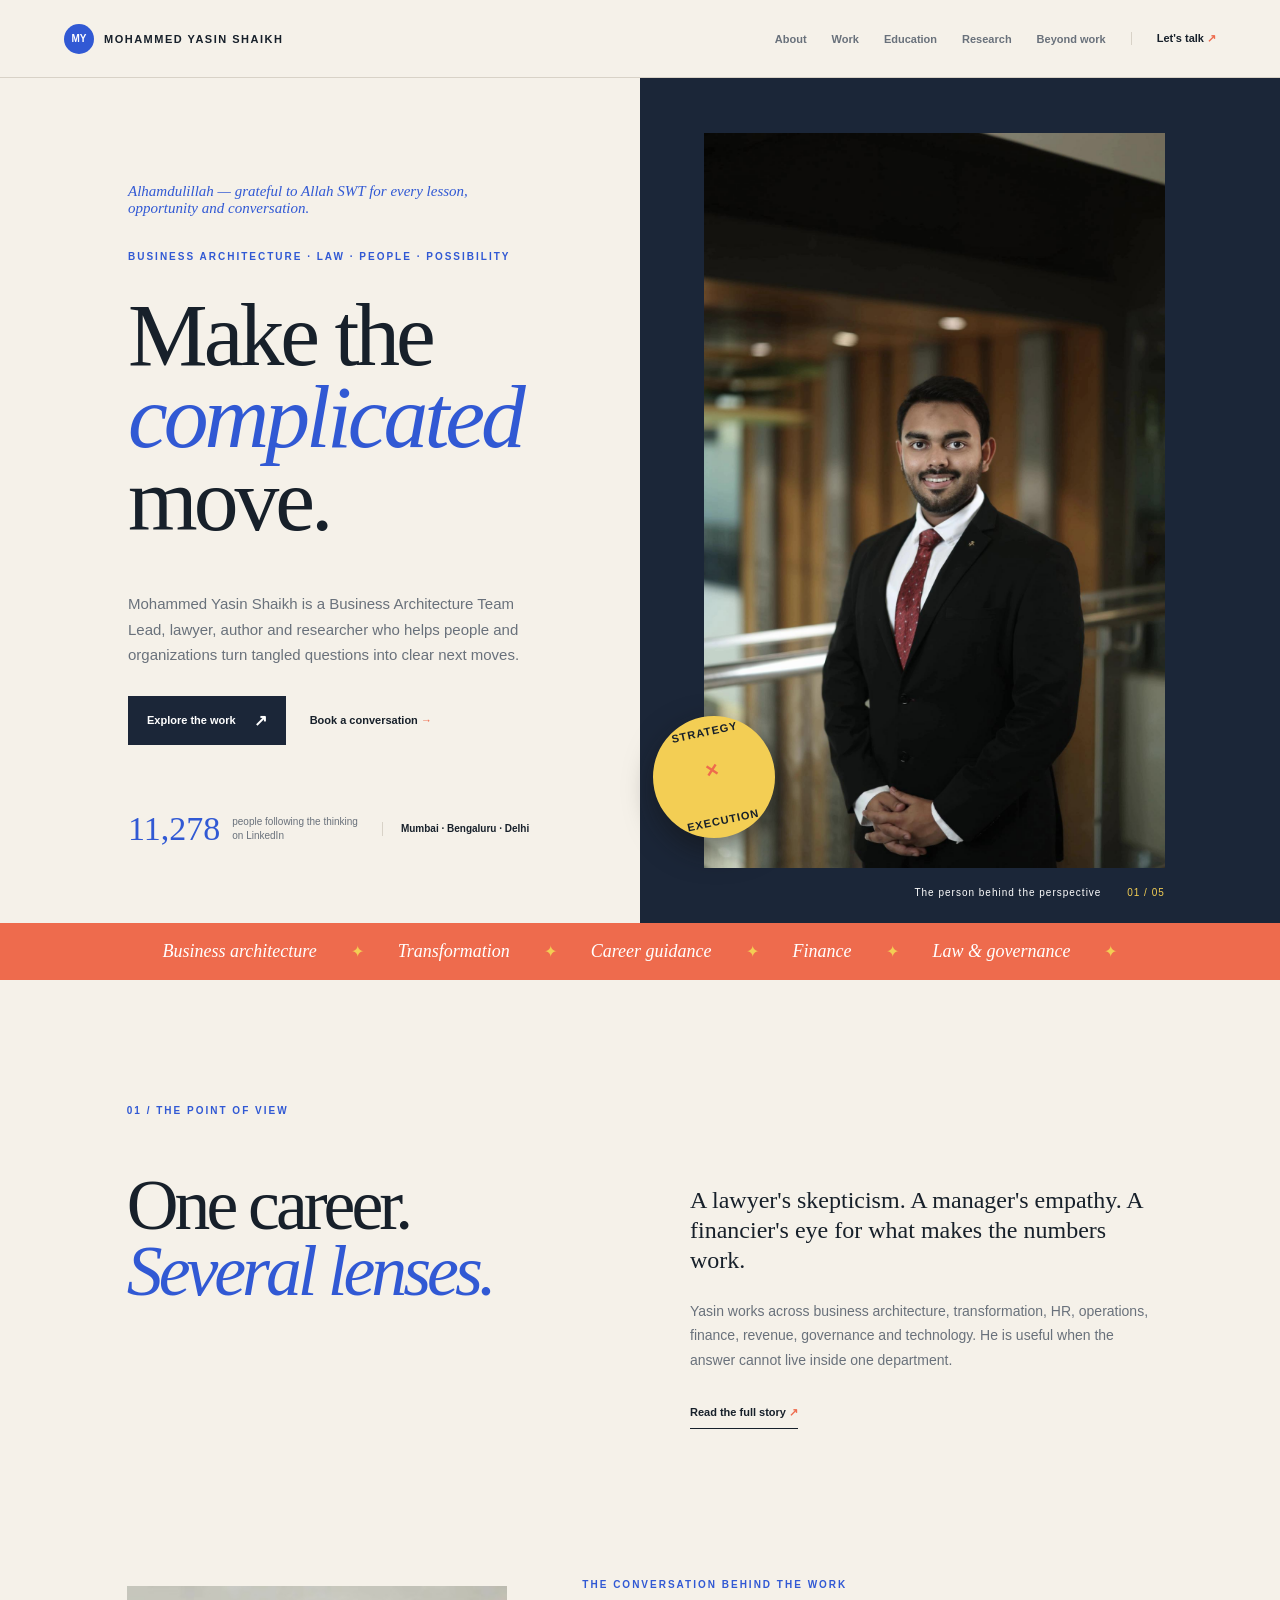
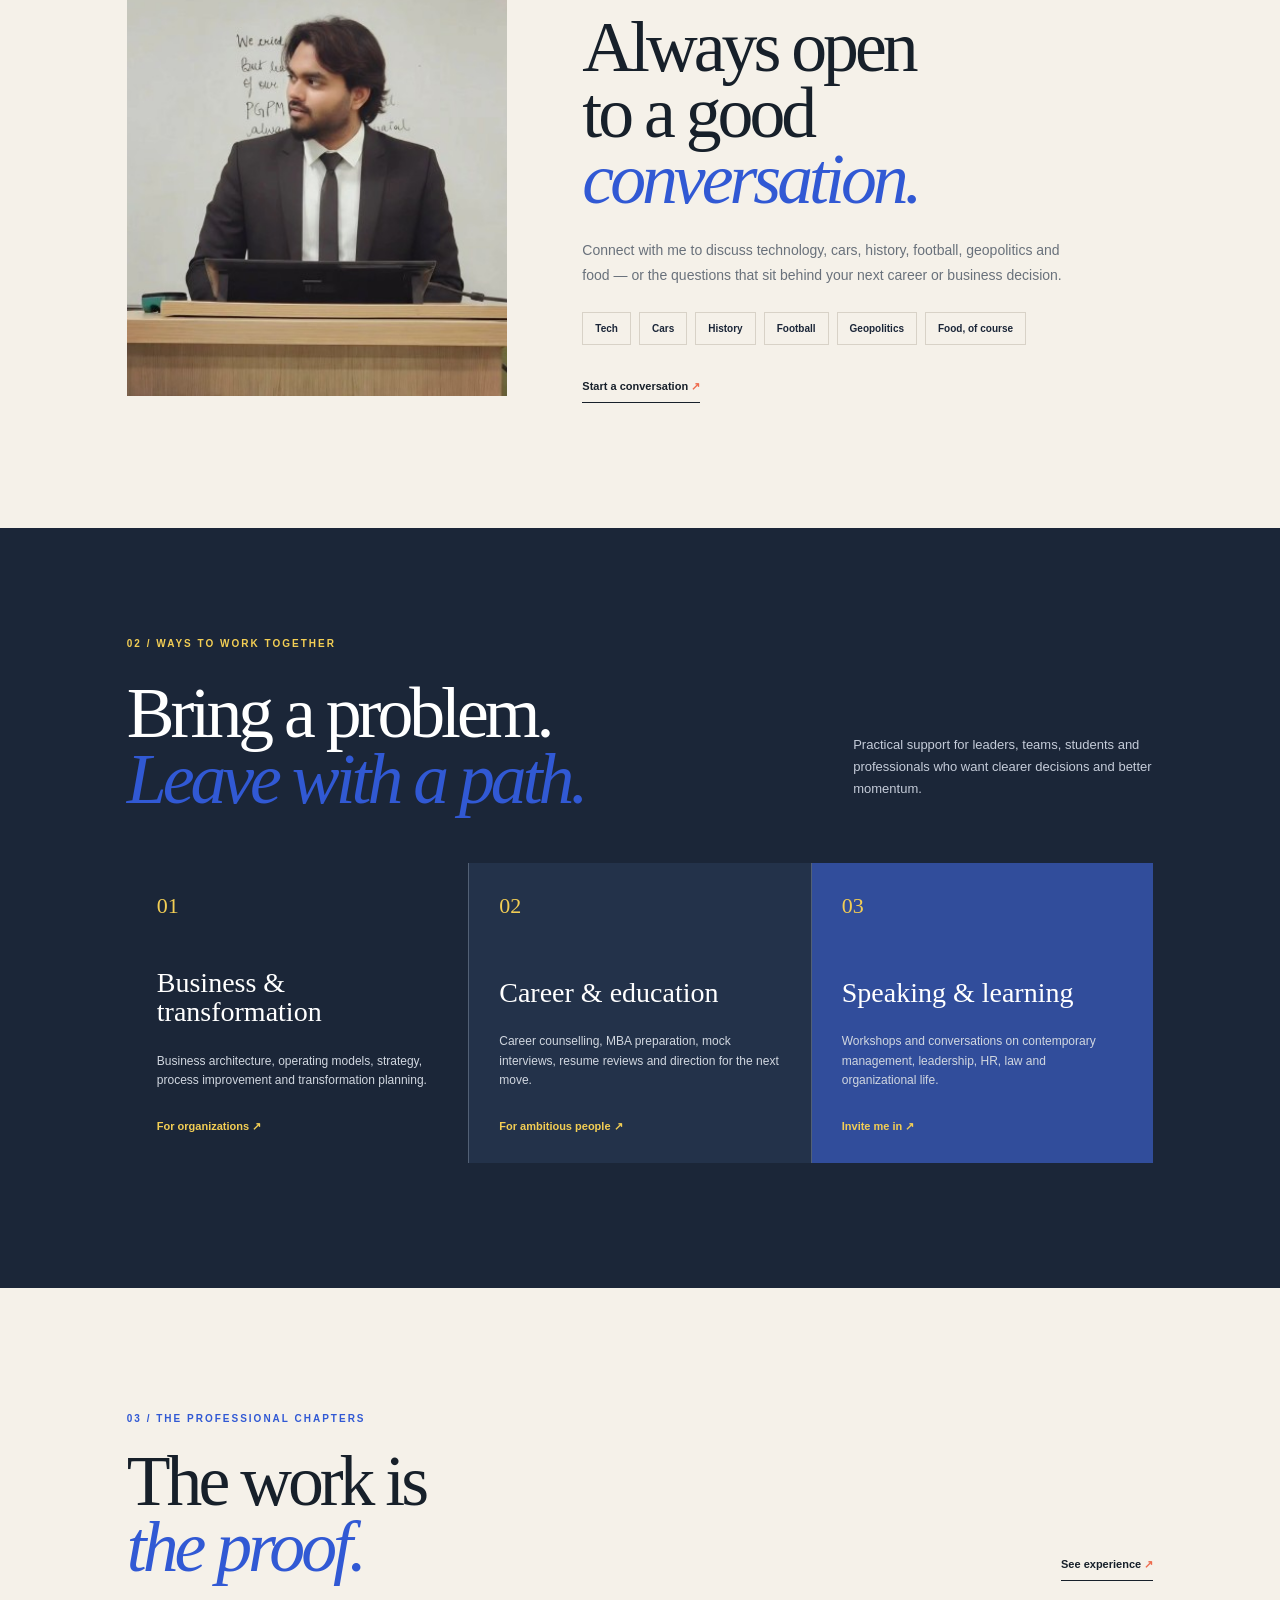
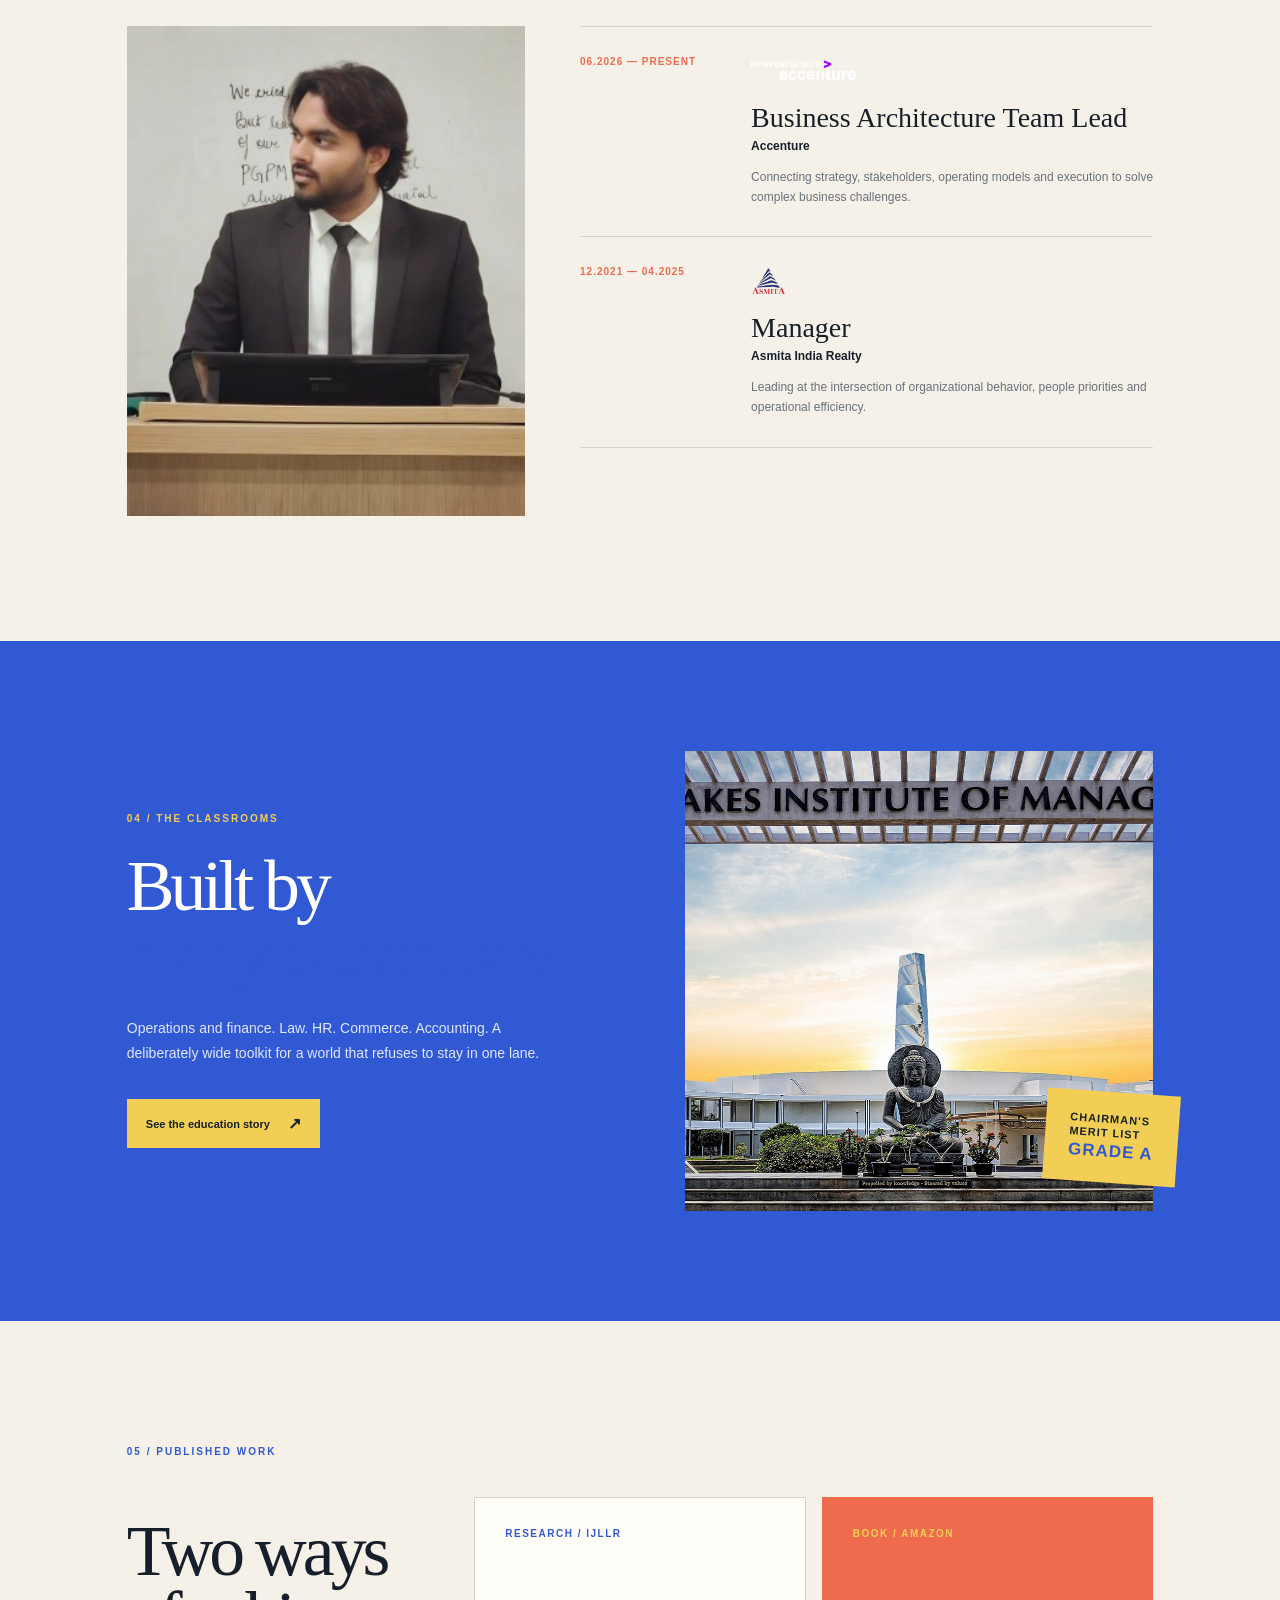
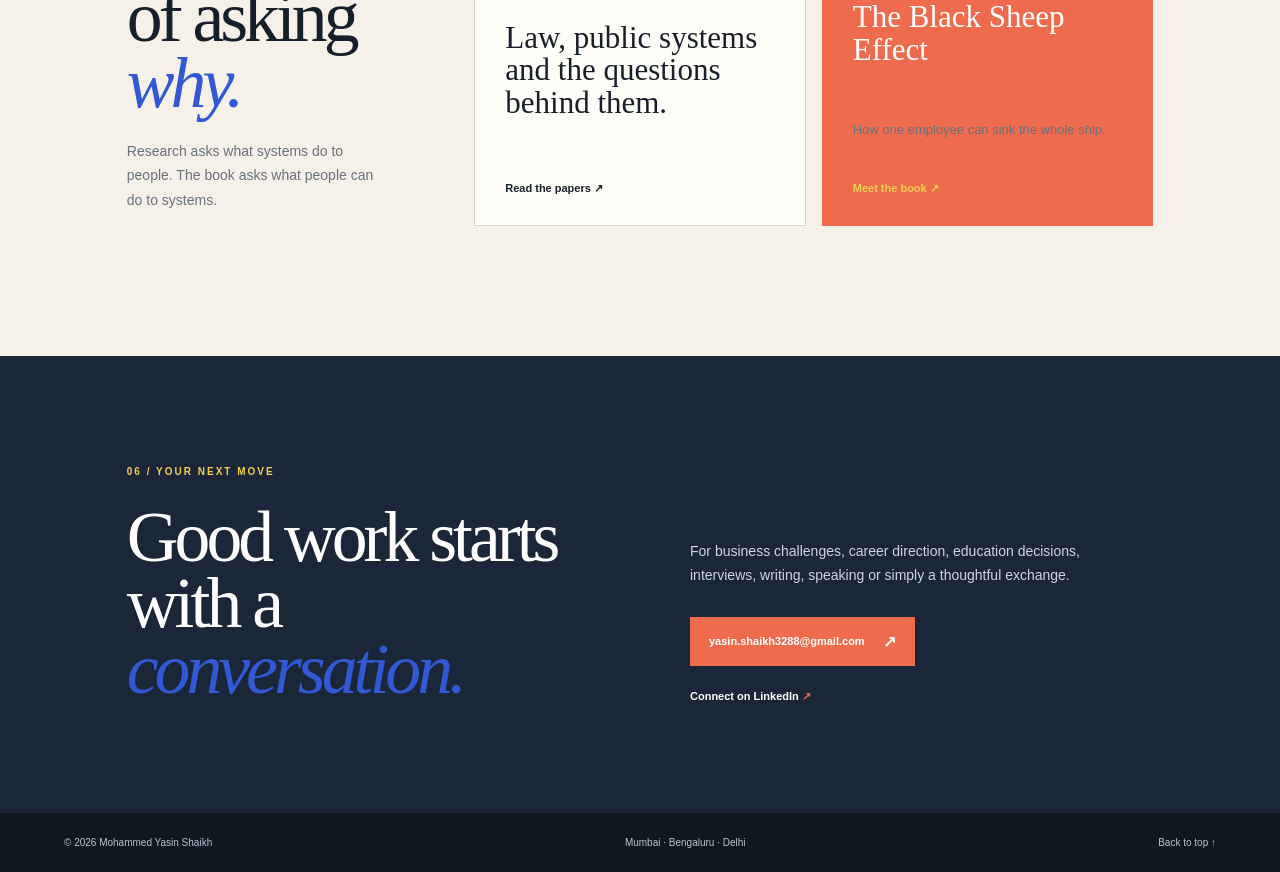
<file: index.html>
<!doctype html>
<html lang="en">
<head>
  <meta charset="utf-8">
  <meta name="viewport" content="width=device-width, initial-scale=1">
  <meta name="description" content="Mohammed Yasin Shaikh is a business architecture lead, lawyer, author and researcher helping people and organizations move from complexity to action.">
  <title>Mohammed Yasin Shaikh | Strategy, People & Possibility</title>
  <link rel="stylesheet" href="styles.css">
</head>
<body>
  <header class="site-header">
    <a class="brand" href="index.html"><span>MY</span> MOHAMMED YASIN SHAIKH</a>
    <button class="menu-toggle" aria-label="Open navigation">Menu <i></i></button>
    <nav class="site-nav">
      <a href="about.html">About</a>
      <a href="experience.html">Work</a>
      <a href="education.html">Education</a>
      <a href="research.html">Research</a>
      <a href="interests.html">Beyond work</a>
      <a class="nav-contact" href="mailto:yasin.shaikh3288@gmail.com">Let's talk <span>↗</span></a>
    </nav>
  </header>

  <main>
    <section class="home-hero">
      <div class="hero-copy">
        <p class="faith-note">Alhamdulillah — grateful to Allah SWT for every lesson, opportunity and conversation.</p>
        <p class="eyebrow">BUSINESS ARCHITECTURE · LAW · PEOPLE · POSSIBILITY</p>
        <h1>Make the<br><em>complicated</em><br>move.</h1>
        <p class="hero-intro">Mohammed Yasin Shaikh is a Business Architecture Team Lead, lawyer, author and researcher who helps people and organizations turn tangled questions into clear next moves.</p>
        <div class="hero-actions">
          <a class="button button-dark" href="experience.html">Explore the work <span>↗</span></a>
          <a class="text-link" href="mailto:yasin.shaikh3288@gmail.com">Book a conversation <span>→</span></a>
        </div>
        <div class="hero-meta"><strong>11,278</strong><span>people following the thinking<br>on LinkedIn</span><span class="availability">Mumbai · Bengaluru · Delhi</span></div>
      </div>
      <div class="hero-visual">
        <div class="hero-image-frame"><img src="assets/yasin-hero.png" alt="Mohammed Yasin Shaikh in a professional portrait"></div>
        <div class="hero-stamp">STRATEGY<br><b>×</b><br>EXECUTION</div>
        <div class="hero-caption">The person behind the perspective <span>01 / 05</span></div>
      </div>
    </section>

    <section class="marquee" aria-label="Areas of focus">
      <span>Business architecture</span><b>✦</b><span>Transformation</span><b>✦</b><span>Career guidance</span><b>✦</b><span>Finance</span><b>✦</b><span>Law & governance</span><b>✦</b>
    </section>

    <section class="home-intro section-shell reveal">
      <div class="section-number">01 / THE POINT OF VIEW</div>
      <div class="intro-grid">
        <h2>One career.<br><em>Several lenses.</em></h2>
        <div class="intro-copy"><p class="lead">A lawyer's skepticism. A manager's empathy. A financier's eye for what makes the numbers work.</p><p>Yasin works across business architecture, transformation, HR, operations, finance, revenue, governance and technology. He is useful when the answer cannot live inside one department.</p><a class="arrow-link" href="about.html">Read the full story <span>↗</span></a></div>
      </div>
    </section>

    <section class="human-note section-shell reveal">
      <div class="human-photo"><img src="assets/yasin-portrait.png" alt="Mohammed Yasin Shaikh in a professional speaking portrait"></div>
      <div class="human-copy"><div class="section-number">THE CONVERSATION BEHIND THE WORK</div><h2>Always open<br>to a good <em>conversation.</em></h2><p>Connect with me to discuss technology, cars, history, football, geopolitics and food — or the questions that sit behind your next career or business decision.</p><div class="topic-list"><span>Tech</span><span>Cars</span><span>History</span><span>Football</span><span>Geopolitics</span><span>Food, of course</span></div><a class="arrow-link" href="mailto:yasin.shaikh3288@gmail.com">Start a conversation <span>↗</span></a></div>
    </section>

    <section class="services-panel reveal">
      <div class="section-shell">
        <div class="section-number light">02 / WAYS TO WORK TOGETHER</div>
        <div class="panel-heading"><h2>Bring a problem.<br><em>Leave with a path.</em></h2><p>Practical support for leaders, teams, students and professionals who want clearer decisions and better momentum.</p></div>
        <div class="service-cards">
          <article><span>01</span><h3>Business & transformation</h3><p>Business architecture, operating models, strategy, process improvement and transformation planning.</p><a href="experience.html">For organizations ↗</a></article>
          <article><span>02</span><h3>Career & education</h3><p>Career counselling, MBA preparation, mock interviews, resume reviews and direction for the next move.</p><a href="mailto:yasin.shaikh3288@gmail.com">For ambitious people ↗</a></article>
          <article><span>03</span><h3>Speaking & learning</h3><p>Workshops and conversations on contemporary management, leadership, HR, law and organizational life.</p><a href="mailto:yasin.shaikh3288@gmail.com">Invite me in ↗</a></article>
        </div>
      </div>
    </section>

    <section class="home-work section-shell reveal">
      <div class="section-number">03 / THE PROFESSIONAL CHAPTERS</div>
      <div class="two-column-heading"><h2>The work is<br><em>the proof.</em></h2><a class="arrow-link" href="experience.html">See experience <span>↗</span></a></div>
      <div class="work-feature">
        <div class="work-photo"><img src="assets/yasin-portrait.png" alt="Mohammed Yasin Shaikh speaking at a lectern"></div>
        <div class="work-timeline">
          <article><time>06.2026 — PRESENT</time><div><img src="assets/accenture-logo.png" alt="Accenture logo"><h3>Business Architecture Team Lead</h3><p>Accenture</p><span>Connecting strategy, stakeholders, operating models and execution to solve complex business challenges.</span></div></article>
          <article><time>12.2021 — 04.2025</time><div><img src="assets/asmita-logo.png" alt="Asmita logo"><h3>Manager</h3><p>Asmita India Realty</p><span>Leading at the intersection of organizational behavior, people priorities and operational efficiency.</span></div></article>
        </div>
      </div>
    </section>

    <section class="education-teaser reveal">
      <div class="section-shell education-grid">
        <div><div class="section-number light">04 / THE CLASSROOMS</div><h2>Built by<br><em>many classrooms.</em></h2><p>Operations and finance. Law. HR. Commerce. Accounting. A deliberately wide toolkit for a world that refuses to stay in one lane.</p><a class="button button-light" href="education.html">See the education story <span>↗</span></a></div>
        <div class="classroom-image"><img src="assets/great-lakes-campus.jpg" alt="Great Lakes Institute of Management campus"><div class="merit-badge">CHAIRMAN'S<br>MERIT LIST<br><b>GRADE A</b></div></div>
      </div>
    </section>

    <section class="publishing section-shell reveal">
      <div class="section-number">05 / PUBLISHED WORK</div>
      <div class="publishing-grid">
        <div><h2>Two ways<br>of asking <em>why.</em></h2><p>Research asks what systems do to people. The book asks what people can do to systems.</p></div>
        <a class="publish-card" href="research.html"><span>RESEARCH / IJLLR</span><h3>Law, public systems and the questions behind them.</h3><b>Read the papers ↗</b></a>
        <a class="publish-card book-card" href="book.html"><span>BOOK / AMAZON</span><h3>The Black Sheep Effect</h3><p>How one employee can sink the whole ship.</p><b>Meet the book ↗</b></a>
      </div>
    </section>

    <section class="home-cta reveal">
      <div class="section-shell cta-grid"><div><div class="section-number light">06 / YOUR NEXT MOVE</div><h2>Good work starts<br>with a <em>conversation.</em></h2></div><div><p>For business challenges, career direction, education decisions, interviews, writing, speaking or simply a thoughtful exchange.</p><a class="button button-accent" href="mailto:yasin.shaikh3288@gmail.com">yasin.shaikh3288@gmail.com <span>↗</span></a><a class="text-link light-link" href="https://www.linkedin.com/in/yasin11" target="_blank" rel="noopener">Connect on LinkedIn <span>↗</span></a></div></div>
    </section>
  </main>
  <footer class="site-footer"><span>© 2026 Mohammed Yasin Shaikh</span><span>Mumbai · Bengaluru · Delhi</span><a href="#top">Back to top ↑</a></footer>
  <script src="script.js"></script>
</body>
</html>
</file>
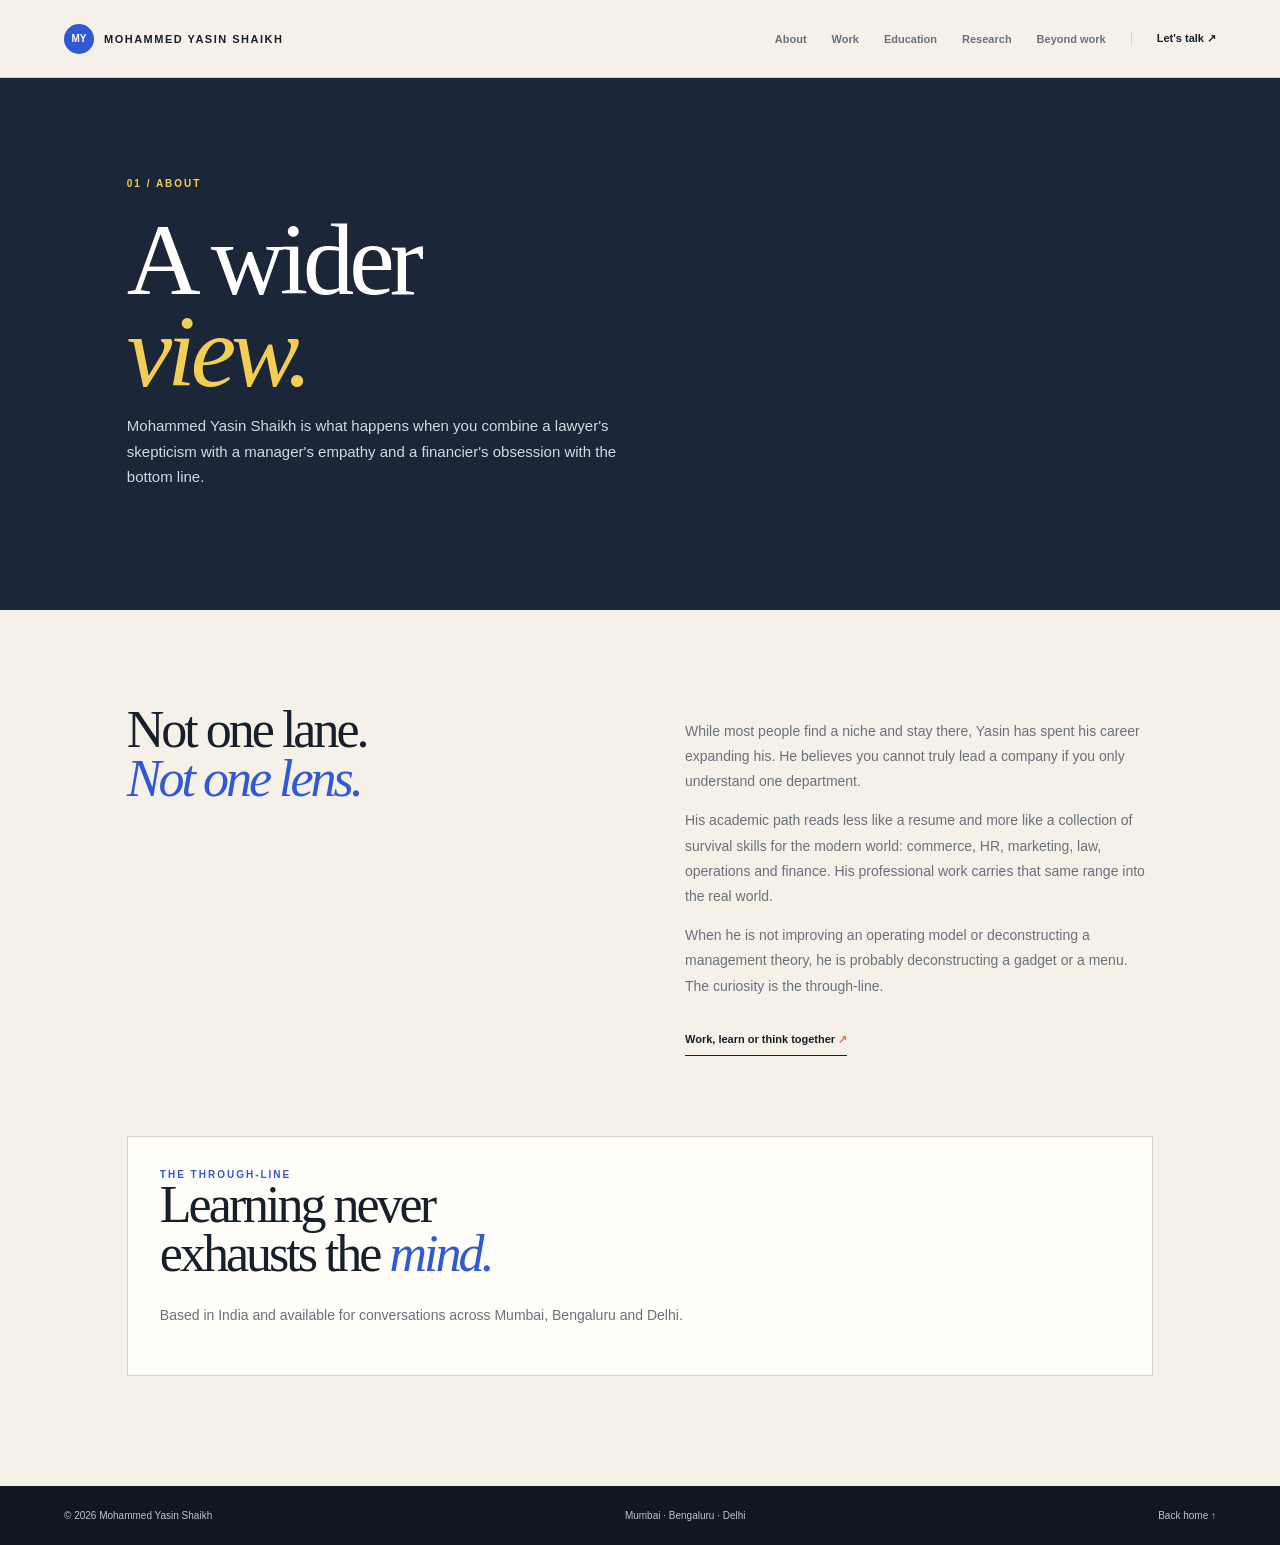
<file: about.html>
<!doctype html><html lang="en"><head><meta charset="utf-8"><meta name="viewport" content="width=device-width,initial-scale=1"><title>About | Mohammed Yasin Shaikh</title><link rel="stylesheet" href="styles.css"></head><body>
<header class="site-header"><a class="brand" href="index.html"><span>MY</span> MOHAMMED YASIN SHAIKH</a><button class="menu-toggle">Menu <i></i></button><nav class="site-nav"><a href="about.html">About</a><a href="experience.html">Work</a><a href="education.html">Education</a><a href="research.html">Research</a><a href="interests.html">Beyond work</a><a class="nav-contact" href="mailto:yasin.shaikh3288@gmail.com">Let's talk ↗</a></nav></header>
<main><section class="interior-hero"><div class="section-shell"><div class="section-number light">01 / ABOUT</div><h1>A wider<br><em>view.</em></h1><p>Mohammed Yasin Shaikh is what happens when you combine a lawyer's skepticism with a manager's empathy and a financier's obsession with the bottom line.</p></div></section>
<section class="interior-content section-shell"><div class="story-grid"><div><h2>Not one lane.<br><em>Not one lens.</em></h2></div><div><p>While most people find a niche and stay there, Yasin has spent his career expanding his. He believes you cannot truly lead a company if you only understand one department.</p><p>His academic path reads less like a resume and more like a collection of survival skills for the modern world: commerce, HR, marketing, law, operations and finance. His professional work carries that same range into the real world.</p><p>When he is not improving an operating model or deconstructing a management theory, he is probably deconstructing a gadget or a menu. The curiosity is the through-line.</p><a class="arrow-link" href="mailto:yasin.shaikh3288@gmail.com">Work, learn or think together <span>↗</span></a></div></div>
<div class="interior-band"><div class="section-number">THE THROUGH-LINE</div><h2>Learning never<br>exhausts the <em>mind.</em></h2><p>Based in India and available for conversations across Mumbai, Bengaluru and Delhi.</p></div></section></main>
<footer class="site-footer"><span>© 2026 Mohammed Yasin Shaikh</span><span>Mumbai · Bengaluru · Delhi</span><a href="index.html">Back home ↑</a></footer><script src="script.js"></script></body></html>
</file>
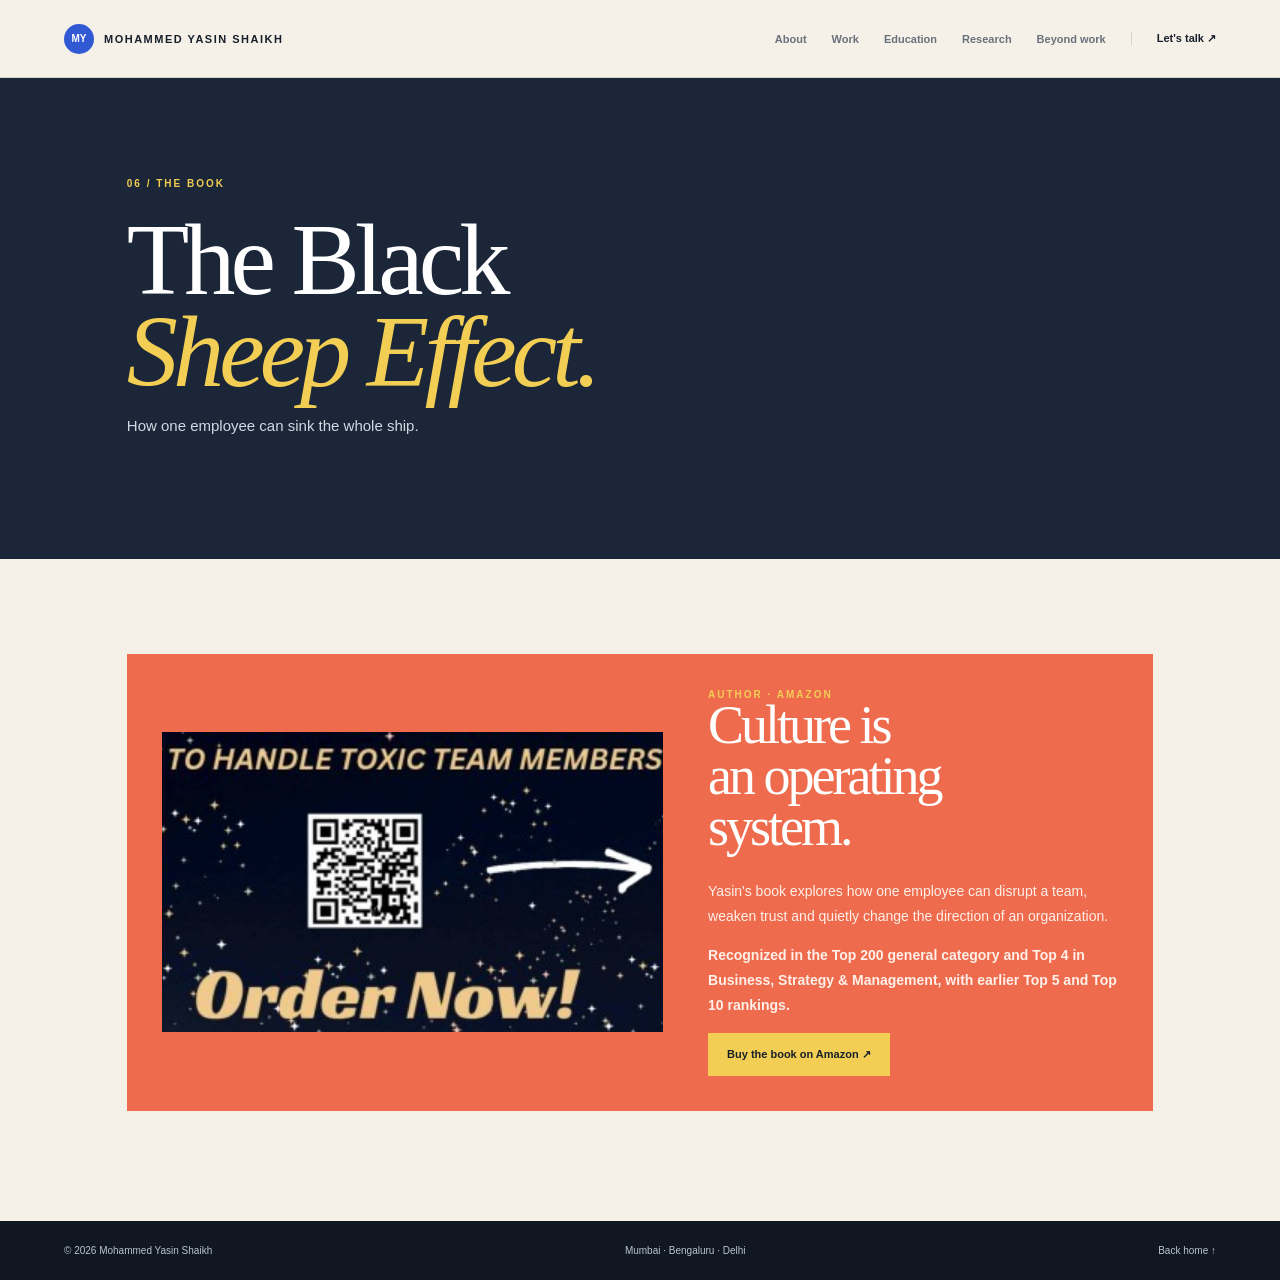
<file: book.html>
<!doctype html><html lang="en"><head><meta charset="utf-8"><meta name="viewport" content="width=device-width,initial-scale=1"><title>The Black Sheep Effect | Mohammed Yasin Shaikh</title><link rel="stylesheet" href="styles.css"></head><body>
<header class="site-header"><a class="brand" href="index.html"><span>MY</span> MOHAMMED YASIN SHAIKH</a><button class="menu-toggle">Menu <i></i></button><nav class="site-nav"><a href="about.html">About</a><a href="experience.html">Work</a><a href="education.html">Education</a><a href="research.html">Research</a><a href="interests.html">Beyond work</a><a class="nav-contact" href="mailto:yasin.shaikh3288@gmail.com">Let's talk ↗</a></nav></header>
<main><section class="interior-hero"><div class="section-shell"><div class="section-number light">06 / THE BOOK</div><h1>The Black<br><em>Sheep Effect.</em></h1><p>How one employee can sink the whole ship.</p></div></section>
<section class="interior-content section-shell"><div class="book-feature"><img src="assets/book-promo.jpg" alt="The Black Sheep Effect book promotion"><div><div class="section-number light">AUTHOR · AMAZON</div><h2>Culture is<br>an operating<br>system.</h2><p>Yasin's book explores how one employee can disrupt a team, weaken trust and quietly change the direction of an organization.</p><p><strong>Recognized in the Top 200 general category and Top 4 in Business, Strategy & Management, with earlier Top 5 and Top 10 rankings.</strong></p><a class="button" href="https://www.amazon.in/dp/B0DST7T35R?ref=cm_sw_r_ffobk_cso_wa_apan_dp_FRA8YCS54G3MDAB2R2TE&ref_=cm_sw_r_ffobk_cso_wa_apan_dp_FRA8YCS54G3MDAB2R2TE&social_share=cm_sw_r_ffobk_cso_wa_apan_dp_FRA8YCS54G3MDAB2R2TE&starsLeft=1&skipTwisterOG=1&bestFormat=true&newOGT=1" target="_blank" rel="noopener">Buy the book on Amazon ↗</a></div></div></section></main>
<footer class="site-footer"><span>© 2026 Mohammed Yasin Shaikh</span><span>Mumbai · Bengaluru · Delhi</span><a href="index.html">Back home ↑</a></footer><script src="script.js"></script></body></html>
</file>
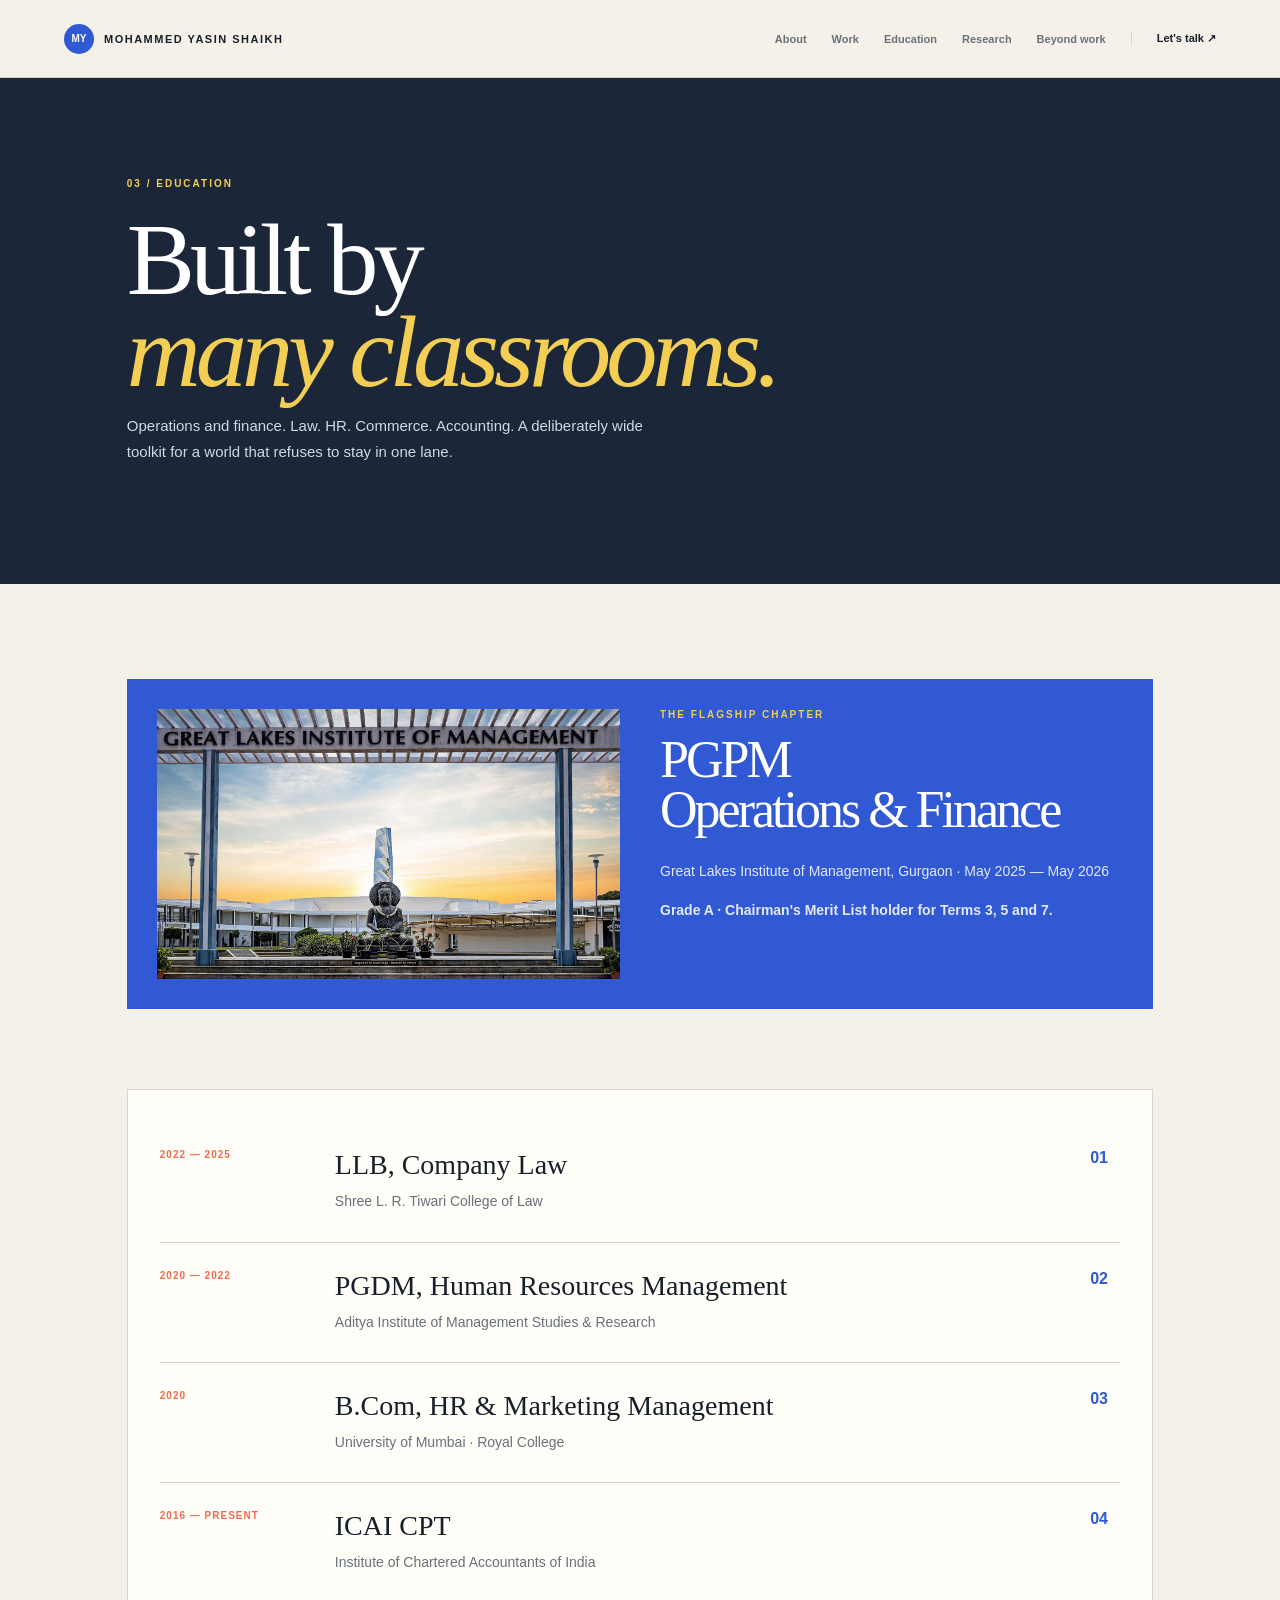
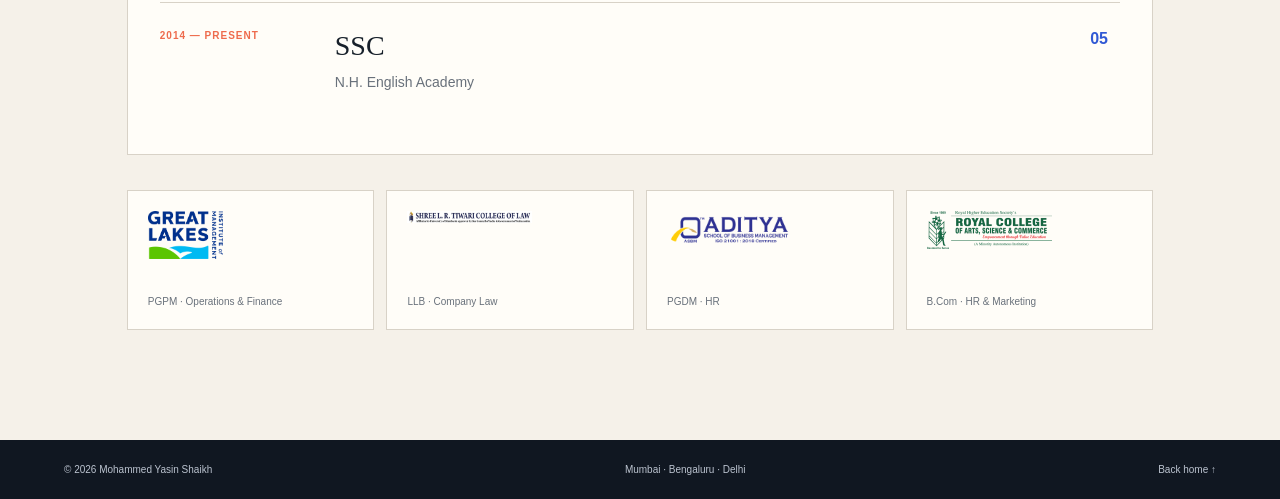
<file: education.html>
<!doctype html><html lang="en"><head><meta charset="utf-8"><meta name="viewport" content="width=device-width,initial-scale=1"><title>Education | Mohammed Yasin Shaikh</title><link rel="stylesheet" href="styles.css"></head><body>
<header class="site-header"><a class="brand" href="index.html"><span>MY</span> MOHAMMED YASIN SHAIKH</a><button class="menu-toggle">Menu <i></i></button><nav class="site-nav"><a href="about.html">About</a><a href="experience.html">Work</a><a href="education.html">Education</a><a href="research.html">Research</a><a href="interests.html">Beyond work</a><a class="nav-contact" href="mailto:yasin.shaikh3288@gmail.com">Let's talk ↗</a></nav></header>
<main><section class="interior-hero"><div class="section-shell"><div class="section-number light">03 / EDUCATION</div><h1>Built by<br><em>many classrooms.</em></h1><p>Operations and finance. Law. HR. Commerce. Accounting. A deliberately wide toolkit for a world that refuses to stay in one lane.</p></div></section>
<section class="interior-content section-shell"><div class="education-feature"><img src="assets/great-lakes-campus.jpg" alt="Great Lakes Institute of Management campus"><div><div class="section-number light">THE FLAGSHIP CHAPTER</div><h2>PGPM<br>Operations & Finance</h2><p>Great Lakes Institute of Management, Gurgaon · May 2025 — May 2026</p><p><strong>Grade A · Chairman's Merit List holder for Terms 3, 5 and 7.</strong></p></div></div><div class="interior-band"><div class="list-row"><time>2022 — 2025</time><div><h3>LLB, Company Law</h3><p>Shree L. R. Tiwari College of Law</p></div><b>01</b></div><div class="list-row"><time>2020 — 2022</time><div><h3>PGDM, Human Resources Management</h3><p>Aditya Institute of Management Studies & Research</p></div><b>02</b></div><div class="list-row"><time>2020</time><div><h3>B.Com, HR & Marketing Management</h3><p>University of Mumbai · Royal College</p></div><b>03</b></div><div class="list-row"><time>2016 — PRESENT</time><div><h3>ICAI CPT</h3><p>Institute of Chartered Accountants of India</p></div><b>04</b></div><div class="list-row"><time>2014 — PRESENT</time><div><h3>SSC</h3><p>N.H. English Academy</p></div><b>05</b></div></div><div class="logo-list"><div class="logo-tile"><img src="assets/great-lakes-logo.png" alt="Great Lakes logo"><span>PGPM · Operations & Finance</span></div><div class="logo-tile"><img src="assets/law-college-logo.png" alt="Law college logo"><span>LLB · Company Law</span></div><div class="logo-tile"><img src="assets/aditya-logo.png" alt="Aditya logo"><span>PGDM · HR</span></div><div class="logo-tile"><img src="assets/royal-college-logo.png" alt="Royal College logo"><span>B.Com · HR & Marketing</span></div></div></section></main>
<footer class="site-footer"><span>© 2026 Mohammed Yasin Shaikh</span><span>Mumbai · Bengaluru · Delhi</span><a href="index.html">Back home ↑</a></footer><script src="script.js"></script></body></html>
</file>
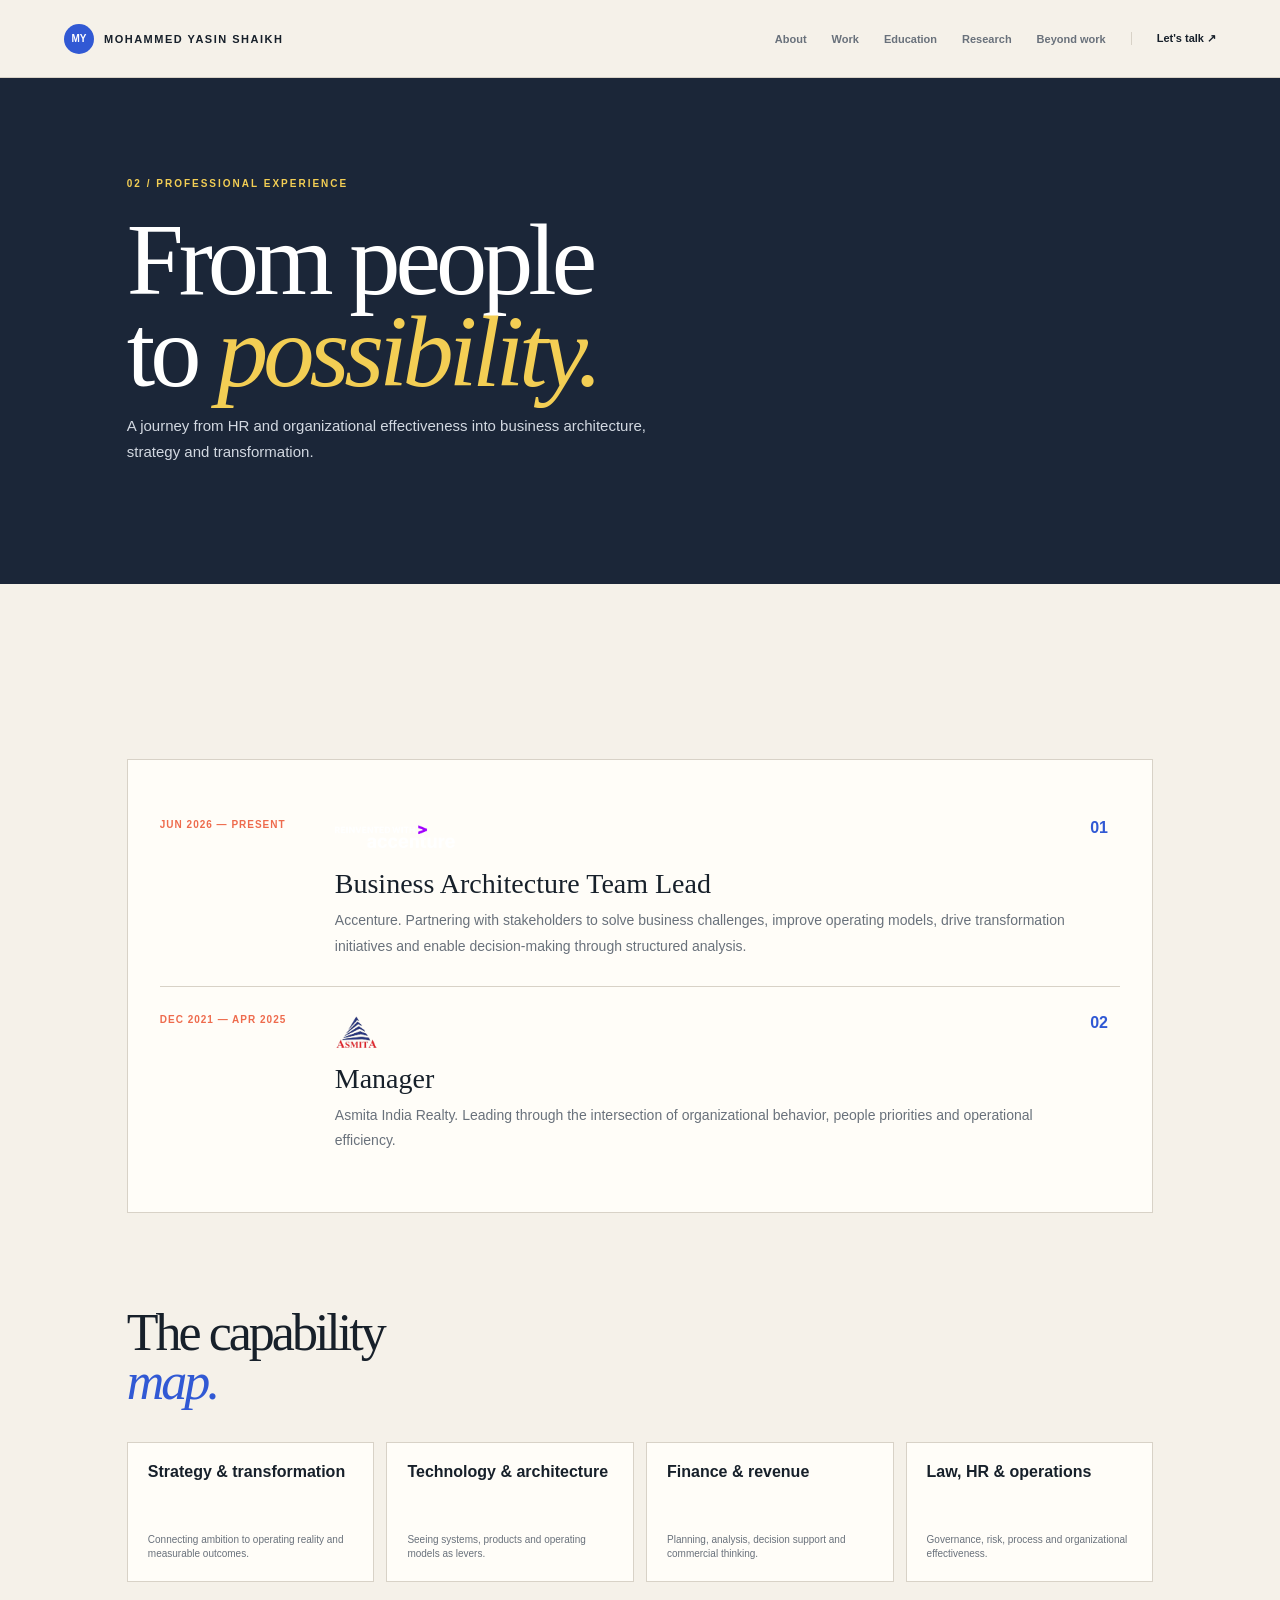
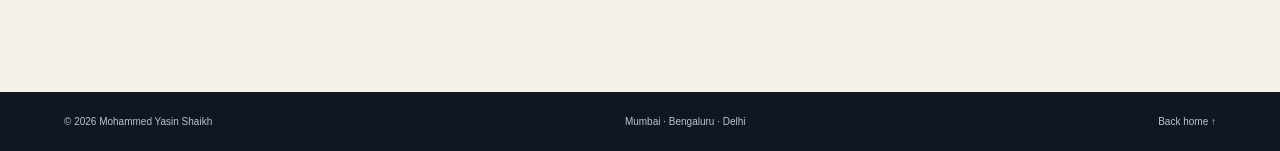
<file: experience.html>
<!doctype html><html lang="en"><head><meta charset="utf-8"><meta name="viewport" content="width=device-width,initial-scale=1"><title>Work | Mohammed Yasin Shaikh</title><link rel="stylesheet" href="styles.css"></head><body>
<header class="site-header"><a class="brand" href="index.html"><span>MY</span> MOHAMMED YASIN SHAIKH</a><button class="menu-toggle">Menu <i></i></button><nav class="site-nav"><a href="about.html">About</a><a href="experience.html">Work</a><a href="education.html">Education</a><a href="research.html">Research</a><a href="interests.html">Beyond work</a><a class="nav-contact" href="mailto:yasin.shaikh3288@gmail.com">Let's talk ↗</a></nav></header>
<main><section class="interior-hero"><div class="section-shell"><div class="section-number light">02 / PROFESSIONAL EXPERIENCE</div><h1>From people<br>to <em>possibility.</em></h1><p>A journey from HR and organizational effectiveness into business architecture, strategy and transformation.</p></div></section>
<section class="interior-content section-shell"><div class="interior-band"><div class="list-row"><time>JUN 2026 — PRESENT</time><div><img src="assets/accenture-logo.png" alt="Accenture logo" style="height:34px;max-width:120px;object-fit:contain;object-position:left;margin-bottom:15px"><h3>Business Architecture Team Lead</h3><p>Accenture. Partnering with stakeholders to solve business challenges, improve operating models, drive transformation initiatives and enable decision-making through structured analysis.</p></div><b>01</b></div><div class="list-row"><time>DEC 2021 — APR 2025</time><div><img src="assets/asmita-logo.png" alt="Asmita logo" style="height:34px;max-width:120px;object-fit:contain;object-position:left;margin-bottom:15px"><h3>Manager</h3><p>Asmita India Realty. Leading through the intersection of organizational behavior, people priorities and operational efficiency.</p></div><b>02</b></div></div>
<h2 style="margin-top:95px">The capability<br><em>map.</em></h2><div class="logo-list"><div class="logo-tile"><strong>Strategy & transformation</strong><span>Connecting ambition to operating reality and measurable outcomes.</span></div><div class="logo-tile"><strong>Technology & architecture</strong><span>Seeing systems, products and operating models as levers.</span></div><div class="logo-tile"><strong>Finance & revenue</strong><span>Planning, analysis, decision support and commercial thinking.</span></div><div class="logo-tile"><strong>Law, HR & operations</strong><span>Governance, risk, process and organizational effectiveness.</span></div></div></section></main>
<footer class="site-footer"><span>© 2026 Mohammed Yasin Shaikh</span><span>Mumbai · Bengaluru · Delhi</span><a href="index.html">Back home ↑</a></footer><script src="script.js"></script></body></html>
</file>
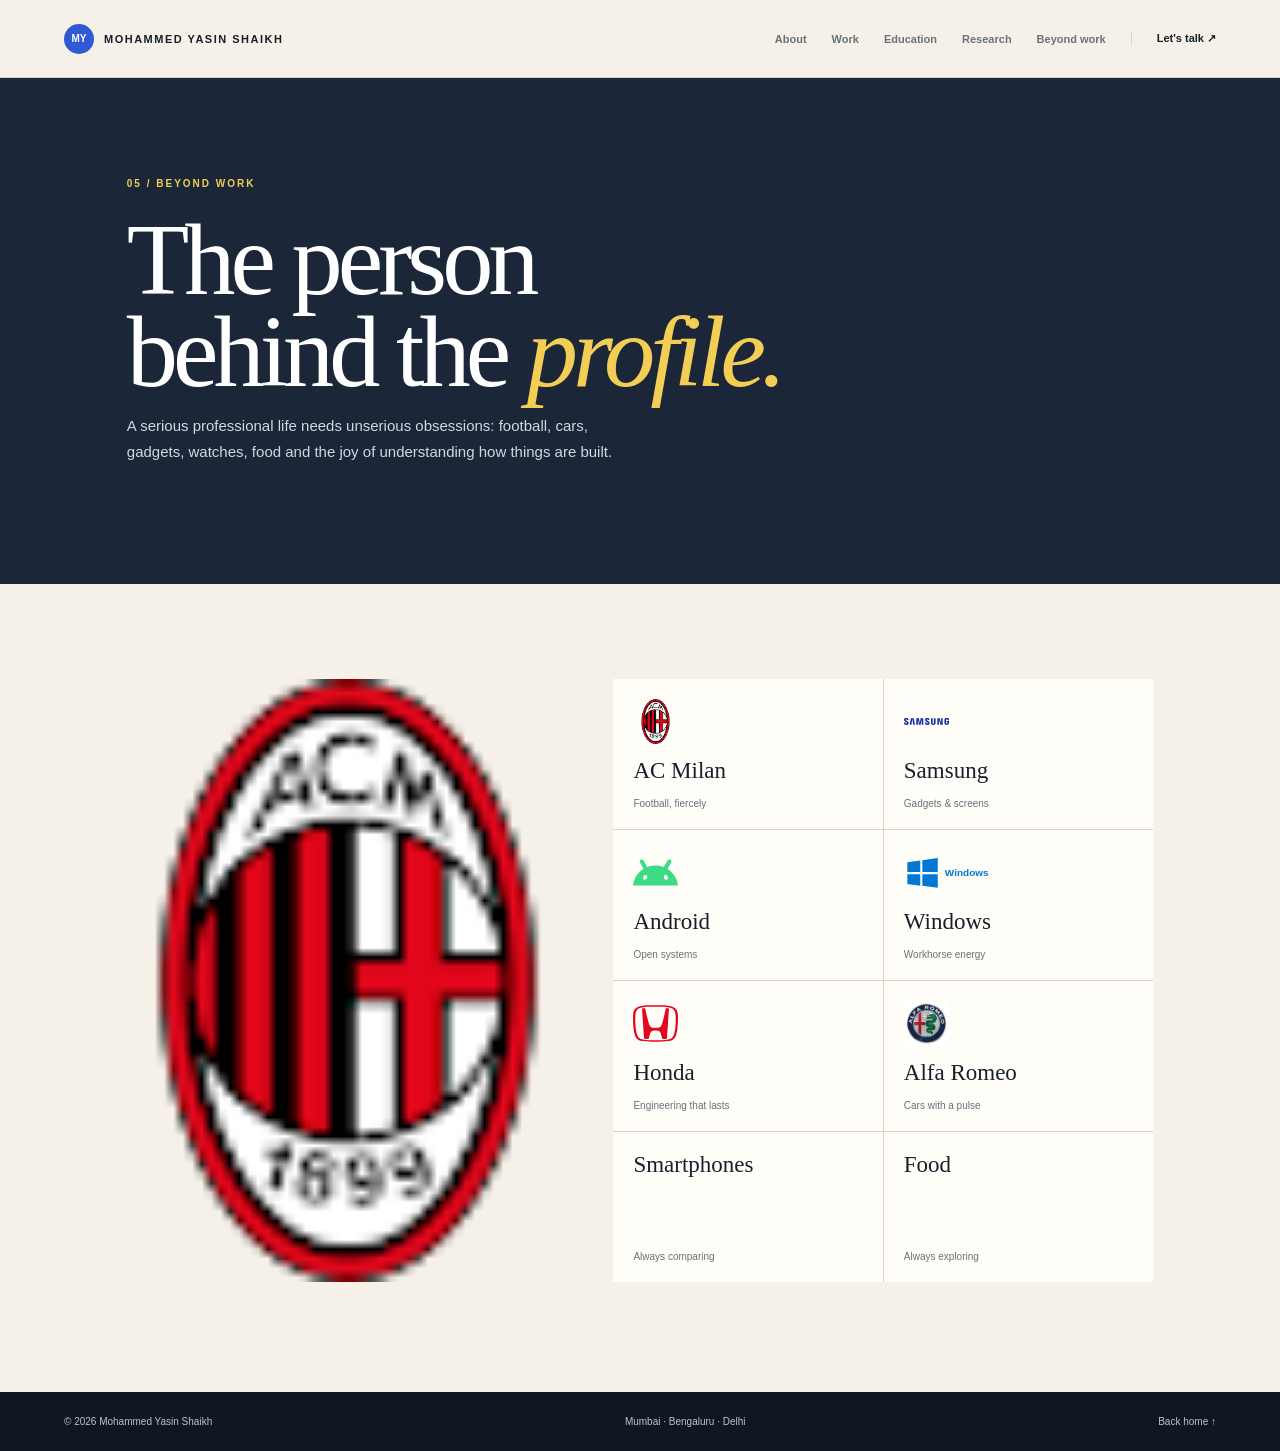
<file: interests.html>
<!doctype html><html lang="en"><head><meta charset="utf-8"><meta name="viewport" content="width=device-width,initial-scale=1"><title>Beyond Work | Mohammed Yasin Shaikh</title><link rel="stylesheet" href="styles.css"></head><body>
<header class="site-header"><a class="brand" href="index.html"><span>MY</span> MOHAMMED YASIN SHAIKH</a><button class="menu-toggle">Menu <i></i></button><nav class="site-nav"><a href="about.html">About</a><a href="experience.html">Work</a><a href="education.html">Education</a><a href="research.html">Research</a><a href="interests.html">Beyond work</a><a class="nav-contact" href="mailto:yasin.shaikh3288@gmail.com">Let's talk ↗</a></nav></header>
<main><section class="interior-hero"><div class="section-shell"><div class="section-number light">05 / BEYOND WORK</div><h1>The person<br>behind the <em>profile.</em></h1><p>A serious professional life needs unserious obsessions: football, cars, gadgets, watches, food and the joy of understanding how things are built.</p></div></section>
<section class="interior-content section-shell"><div class="interest-page-grid"><div class="interest-page-photo"><img src="assets/interest-photo.jpg" alt="Mohammed Yasin Shaikh at a festive event"></div><div class="interest-wall"><div class="interest-tile"><img src="assets/acmilan-logo.png" alt="AC Milan logo"><strong>AC Milan</strong><span>Football, fiercely</span></div><div class="interest-tile"><img src="assets/samsung.svg" alt="Samsung logo"><strong>Samsung</strong><span>Gadgets & screens</span></div><div class="interest-tile"><img src="assets/android.svg" alt="Android logo"><strong>Android</strong><span>Open systems</span></div><div class="interest-tile"><img src="assets/windows.svg" alt="Windows logo"><strong>Windows</strong><span>Workhorse energy</span></div><div class="interest-tile"><img src="assets/honda.svg" alt="Honda logo"><strong>Honda</strong><span>Engineering that lasts</span></div><div class="interest-tile"><img src="assets/alfa-romeo.png" alt="Alfa Romeo logo"><strong>Alfa Romeo</strong><span>Cars with a pulse</span></div><div class="interest-tile"><strong>Smartphones</strong><span>Always comparing</span></div><div class="interest-tile"><strong>Food</strong><span>Always exploring</span></div></div></div></section></main>
<footer class="site-footer"><span>© 2026 Mohammed Yasin Shaikh</span><span>Mumbai · Bengaluru · Delhi</span><a href="index.html">Back home ↑</a></footer><script src="script.js"></script></body></html>
</file>
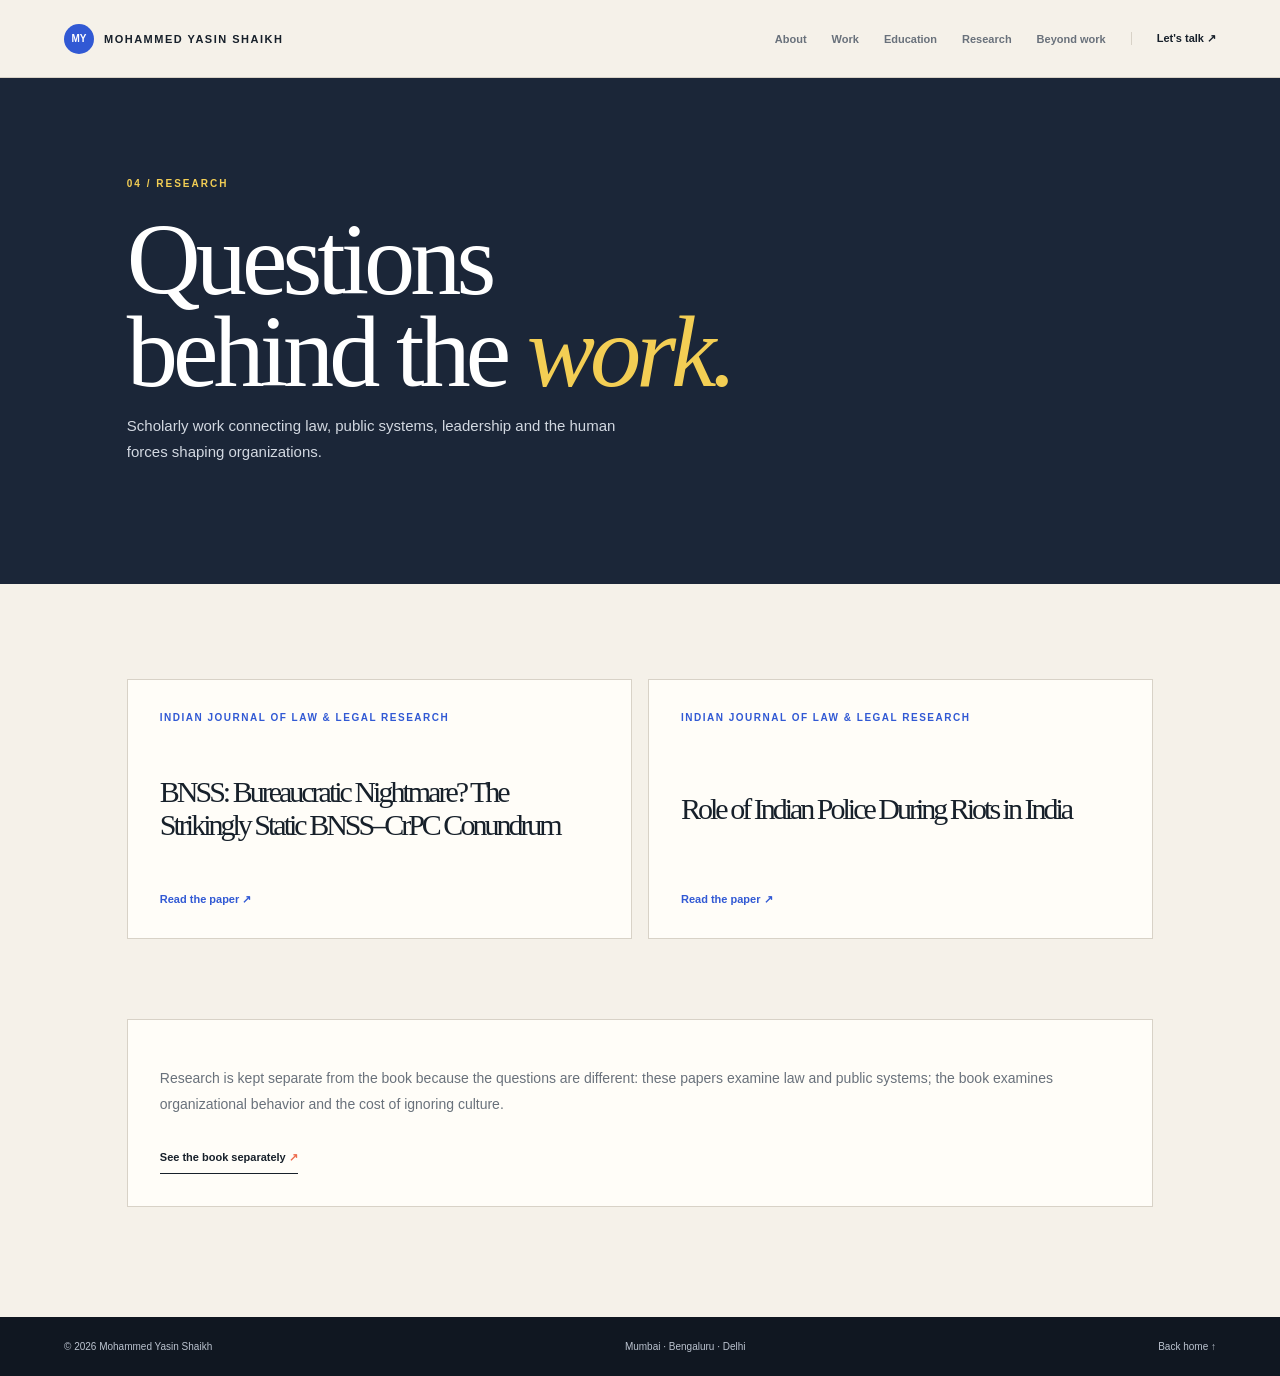
<file: research.html>
<!doctype html><html lang="en"><head><meta charset="utf-8"><meta name="viewport" content="width=device-width,initial-scale=1"><title>Research | Mohammed Yasin Shaikh</title><link rel="stylesheet" href="styles.css"></head><body>
<header class="site-header"><a class="brand" href="index.html"><span>MY</span> MOHAMMED YASIN SHAIKH</a><button class="menu-toggle">Menu <i></i></button><nav class="site-nav"><a href="about.html">About</a><a href="experience.html">Work</a><a href="education.html">Education</a><a href="research.html">Research</a><a href="interests.html">Beyond work</a><a class="nav-contact" href="mailto:yasin.shaikh3288@gmail.com">Let's talk ↗</a></nav></header>
<main><section class="interior-hero"><div class="section-shell"><div class="section-number light">04 / RESEARCH</div><h1>Questions<br>behind the <em>work.</em></h1><p>Scholarly work connecting law, public systems, leadership and the human forces shaping organizations.</p></div></section>
<section class="interior-content section-shell"><div class="paper-grid"><article class="paper-card"><small>INDIAN JOURNAL OF LAW & LEGAL RESEARCH</small><h2>BNSS: Bureaucratic Nightmare? The Strikingly Static BNSS–CrPC Conundrum</h2><a href="https://www.ijllr.com/post/bnss-bureaucratic-nightmare-strikingly-static-the-bnss-crpc-conundrum" target="_blank" rel="noopener">Read the paper ↗</a></article><article class="paper-card"><small>INDIAN JOURNAL OF LAW & LEGAL RESEARCH</small><h2>Role of Indian Police During Riots in India</h2><a href="https://www.ijllr.com/post/role-of-indian-police-during-riots-in-india" target="_blank" rel="noopener">Read the paper ↗</a></article></div><div class="interior-band"><p>Research is kept separate from the book because the questions are different: these papers examine law and public systems; the book examines organizational behavior and the cost of ignoring culture.</p><a class="arrow-link" href="book.html">See the book separately <span>↗</span></a></div></section></main>
<footer class="site-footer"><span>© 2026 Mohammed Yasin Shaikh</span><span>Mumbai · Bengaluru · Delhi</span><a href="index.html">Back home ↑</a></footer><script src="script.js"></script></body></html>
</file>
<file: styles.css>
:root{--paper:#f5f1e9;--white:#fffdf8;--ink:#17202a;--navy:#1b2638;--blue:#3159d4;--coral:#ee6b4d;--yellow:#f3ce54;--line:#d8d2c7;--muted:#69717b}
*{box-sizing:border-box}html{scroll-behavior:smooth}body{margin:0;background:var(--paper);color:var(--ink);font-family:Arial,Helvetica,sans-serif}a{color:inherit;text-decoration:none}img{max-width:100%;display:block}.site-header{height:78px;padding:0 5vw;display:flex;align-items:center;justify-content:space-between;border-bottom:1px solid var(--line);background:rgba(245,241,233,.94);position:sticky;top:0;z-index:20;backdrop-filter:blur(12px)}.brand{font-size:11px;font-weight:800;letter-spacing:1.5px;display:flex;align-items:center;gap:10px}.brand span{background:var(--blue);color:#fff;border-radius:50%;width:30px;height:30px;display:grid;place-items:center;font-size:10px;letter-spacing:0}.site-nav{display:flex;align-items:center;gap:25px;font-size:11px;font-weight:700;color:var(--muted)}.site-nav a:hover{color:var(--blue)}.nav-contact{color:var(--ink);border-left:1px solid var(--line);padding-left:25px}.nav-contact span,.text-link span,.arrow-link span{color:var(--coral)}.menu-toggle{display:none;background:none;border:0;font:700 11px Arial;color:var(--ink)}.home-hero{min-height:690px;display:grid;grid-template-columns:1fr 1fr;max-width:1500px;margin:auto}.hero-copy{padding:105px 8vw 75px 10vw;display:flex;flex-direction:column;justify-content:center}.eyebrow,.section-number{font-size:10px;letter-spacing:2px;font-weight:800;color:var(--blue)}.hero-copy h1,.home-intro h2,.panel-heading h2,.two-column-heading h2,.education-grid h2,.publishing h2,.home-cta h2{font-family:Georgia,serif;font-weight:400;letter-spacing:-4px;line-height:.92;margin:22px 0}.hero-copy h1{font-size:clamp(58px,7vw,105px)}h1 em,h2 em{font-style:italic;color:var(--blue)}.hero-intro{max-width:470px;color:var(--muted);font-size:15px;line-height:1.7;margin:28px 0}.hero-actions{display:flex;gap:24px;align-items:center}.button{display:inline-flex;align-items:center;gap:18px;padding:15px 19px;font-size:11px;font-weight:800}.button-dark{background:var(--navy);color:#fff}.button-dark:hover{background:var(--blue)}.button-light{background:var(--yellow);color:var(--ink);margin-top:20px}.button-accent{background:var(--coral);color:#fff;margin-top:15px}.button span{font-size:16px}.text-link,.arrow-link{font-size:11px;font-weight:800}.text-link:hover,.arrow-link:hover{color:var(--blue)}.hero-meta{display:flex;align-items:center;gap:12px;margin-top:65px}.hero-meta strong{font:400 34px Georgia,serif;color:var(--blue)}.hero-meta span{font-size:10px;color:var(--muted);line-height:1.4}.hero-meta .availability{border-left:1px solid var(--line);padding-left:18px;margin-left:12px;font-weight:700;color:var(--ink)}.hero-visual{background:var(--navy);position:relative;min-height:690px;padding:55px 9vw 55px 5vw}.hero-image-frame{height:100%;overflow:hidden;background:#cfcac0}.hero-image-frame img{height:100%;width:100%;object-fit:cover;object-position:center top;filter:grayscale(.05)}.hero-stamp{position:absolute;left:1vw;bottom:10%;background:var(--yellow);width:122px;height:122px;border-radius:50%;display:grid;place-items:center;text-align:center;font:800 11px/1.25 Arial;letter-spacing:1px;transform:rotate(-12deg);box-shadow:0 12px 30px #1118}.hero-stamp b{font-size:22px;color:var(--coral)}.hero-caption{position:absolute;right:9vw;bottom:25px;color:#fff;font-size:10px;letter-spacing:1px}.hero-caption span{color:var(--yellow);margin-left:22px}.marquee{display:flex;justify-content:center;gap:34px;align-items:center;overflow:hidden;white-space:nowrap;background:var(--coral);color:#fff;padding:18px 5vw;font:italic 18px Georgia,serif}.marquee b{font:normal 16px Arial;color:var(--yellow)}.section-shell{max-width:1180px;margin:auto;padding-left:6vw;padding-right:6vw}.home-intro{padding-top:125px;padding-bottom:130px}.intro-grid{display:grid;grid-template-columns:1fr 1fr;gap:100px;margin-top:35px}.home-intro h2,.panel-heading h2,.two-column-heading h2,.education-grid h2,.publishing h2,.home-cta h2{font-size:clamp(48px,5.6vw,82px)}.intro-copy{max-width:470px;padding-top:10px}.lead{font:24px/1.25 Georgia,serif}.intro-copy p:not(.lead),.education-grid p,.publishing-grid>div>p,.home-cta p{font-size:14px;line-height:1.75;color:var(--muted)}.arrow-link{display:inline-block;border-bottom:1px solid var(--ink);padding-bottom:9px;margin-top:20px}.services-panel{background:var(--navy);color:#fff;padding:110px 0 125px}.section-number.light{color:var(--yellow)}.panel-heading{display:flex;justify-content:space-between;align-items:end;gap:60px;margin:32px 0 50px}.panel-heading h2{margin:0}.panel-heading p{max-width:300px;color:#c5ccd9;font-size:13px;line-height:1.7}.service-cards{display:grid;grid-template-columns:repeat(3,1fr);gap:1px;background:#526075}.service-cards article{background:var(--navy);padding:30px;min-height:300px;display:flex;flex-direction:column}.service-cards article:nth-child(2){background:#23324a}.service-cards article:nth-child(3){background:#314d9b}.service-cards span{color:var(--yellow);font:22px Georgia,serif}.service-cards h3{font:28px/1.05 Georgia,serif;font-weight:400;margin:auto 0 13px}.service-cards p{color:#d1d7e0;font-size:12px;line-height:1.6}.service-cards a{color:var(--yellow);font-size:11px;font-weight:800;margin-top:18px}.home-work{padding-top:125px;padding-bottom:125px}.two-column-heading{display:flex;justify-content:space-between;align-items:end;margin:25px 0 45px}.two-column-heading h2{margin:0}.work-feature{display:grid;grid-template-columns:.82fr 1.18fr;gap:55px}.work-photo{min-height:490px;background:#ddd;overflow:hidden}.work-photo img{width:100%;height:100%;object-fit:cover;object-position:center top}.work-timeline{border-top:1px solid var(--line)}.work-timeline article{display:grid;grid-template-columns:145px 1fr;gap:26px;padding:29px 0;border-bottom:1px solid var(--line)}.work-timeline time{font-size:10px;letter-spacing:1px;color:var(--coral);font-weight:800}.work-timeline img{height:28px;max-width:105px;object-fit:contain;object-position:left center;margin-bottom:18px}.work-timeline h3{font:28px Georgia,serif;font-weight:400;margin:0 0 5px}.work-timeline p{font-weight:700;font-size:12px;margin:0 0 14px}.work-timeline span{font-size:12px;line-height:1.6;color:var(--muted)}.education-teaser{background:var(--blue);color:#fff;padding:110px 0}.education-grid{display:grid;grid-template-columns:1fr 1fr;gap:90px;align-items:center}.education-grid h2{margin:30px 0}.education-grid p{color:#e1e7ff;max-width:430px}.classroom-image{height:460px;position:relative}.classroom-image>img{width:100%;height:100%;object-fit:cover}.merit-badge{position:absolute;right:-25px;bottom:28px;background:var(--yellow);color:var(--ink);padding:20px 24px;font-size:11px;font-weight:800;letter-spacing:1px;line-height:1.3;transform:rotate(4deg)}.merit-badge b{color:var(--blue);font-size:17px}.publishing{padding-top:125px;padding-bottom:130px}.publishing-grid{display:grid;grid-template-columns:1fr 1fr 1fr;gap:16px;margin-top:40px}.publishing-grid>div>p{max-width:250px}.publish-card{min-height:310px;padding:30px;background:var(--white);border:1px solid var(--line);display:flex;flex-direction:column;justify-content:space-between;transition:transform .3s,box-shadow .3s}.publish-card:hover{transform:translateY(-8px);box-shadow:0 18px 35px #17202a18}.publish-card span{font-size:10px;letter-spacing:1.5px;font-weight:800;color:var(--blue)}.publish-card h3{font:31px/1.05 Georgia,serif;font-weight:400;margin:30px 0 10px}.publish-card p{font-size:13px;color:var(--muted)}.publish-card b{font-size:11px}.book-card{background:var(--coral);color:#fff;border-color:var(--coral)}.book-card span,.book-card b{color:var(--yellow)}.home-cta{background:var(--navy);color:#fff;padding:110px 0}.cta-grid{display:grid;grid-template-columns:1fr 1fr;gap:100px;align-items:end}.home-cta h2{margin:28px 0 0}.home-cta p{color:#ced5df;max-width:390px}.light-link{display:block;color:#fff;margin-top:24px}.site-footer{background:#101721;color:#bbc3cf;padding:24px 5vw;display:flex;justify-content:space-between;font-size:10px}.site-footer a:hover{color:var(--yellow)}.reveal{opacity:0;transform:translateY(22px);transition:opacity .7s ease,transform .7s ease}.reveal.visible{opacity:1;transform:none}
.faith-note{color:var(--blue);font:italic 15px Georgia,serif;margin:0 0 24px}.human-note{display:grid;grid-template-columns:.8fr 1.2fr;gap:75px;align-items:center;padding-top:20px;padding-bottom:125px}.human-photo{height:410px;background:#d6d1c7;overflow:hidden}.human-photo img{height:100%;width:100%;object-fit:cover;object-position:center top}.human-copy h2{font:400 clamp(48px,5.6vw,82px)/.92 Georgia,serif;letter-spacing:-4px;margin:25px 0}.human-copy h2 em{font-style:italic;color:var(--blue)}.human-copy>p{max-width:480px;font-size:14px;line-height:1.75;color:var(--muted)}.topic-list{display:flex;flex-wrap:wrap;gap:8px;margin:25px 0}.topic-list span{border:1px solid var(--line);padding:10px 12px;font-size:10px;font-weight:800;color:var(--navy)}.human-copy .arrow-link{margin-top:10px}
/* Shared interiors */
.interior-hero{background:var(--navy);color:#fff;padding:100px 0 105px}.interior-hero h1{font:400 clamp(58px,8vw,110px)/.9 Georgia,serif;letter-spacing:-5px;margin:25px 0 0}.interior-hero h1 em{color:var(--yellow)}.interior-hero p{max-width:520px;color:#d2d8e1;line-height:1.7;font-size:15px}.interior-content{padding-top:95px;padding-bottom:110px}.story-grid{display:grid;grid-template-columns:1fr 1fr;gap:90px}.story-grid h2,.interior-content h2{font:400 52px/.95 Georgia,serif;letter-spacing:-3px;margin:0 0 25px}.story-grid p,.interior-content p{font-size:14px;line-height:1.8;color:var(--muted)}.interior-band{margin-top:80px;background:var(--white);border:1px solid var(--line);padding:32px}.list-row{display:grid;grid-template-columns:150px 1fr 30px;gap:25px;border-top:1px solid var(--line);padding:27px 0}.list-row:first-child{border-top:0}.list-row time{font-size:10px;color:var(--coral);font-weight:800;letter-spacing:1px}.list-row h3{font:28px Georgia,serif;font-weight:400;margin:0 0 8px}.list-row p{margin:0}.list-row b{color:var(--blue)}.logo-list{display:grid;grid-template-columns:repeat(4,1fr);gap:12px;margin-top:35px}.logo-tile{background:var(--white);border:1px solid var(--line);min-height:140px;padding:20px;display:flex;flex-direction:column;justify-content:space-between}.logo-tile img{max-width:125px;max-height:48px;object-fit:contain;object-position:left center}.logo-tile span{font-size:10px;color:var(--muted);line-height:1.4}.education-feature{display:grid;grid-template-columns:1fr 1fr;gap:40px;background:var(--blue);color:#fff;padding:30px;margin-bottom:45px}.education-feature img{width:100%;height:270px;object-fit:cover}.education-feature h2{margin-top:15px}.education-feature p{color:#e3e9ff}.paper-grid{display:grid;grid-template-columns:1fr 1fr;gap:16px}.paper-card{background:var(--white);border:1px solid var(--line);padding:32px;min-height:260px;display:flex;flex-direction:column;justify-content:space-between}.paper-card small{font-size:10px;font-weight:800;letter-spacing:1.5px;color:var(--blue)}.paper-card h2{font:30px/1.1 Georgia,serif;margin:25px 0}.paper-card a{font-size:11px;font-weight:800;color:var(--blue)}.book-feature{display:grid;grid-template-columns:1.1fr .9fr;gap:45px;align-items:center;background:var(--coral);color:#fff;padding:35px}.book-feature img{width:100%;height:300px;object-fit:cover}.book-feature h2{font:400 54px/.95 Georgia,serif;letter-spacing:-3px}.book-feature p{color:#fff0e9}.book-feature .button{background:var(--yellow);color:var(--ink)}.interest-page-grid{display:grid;grid-template-columns:.9fr 1.1fr;gap:45px}.interest-page-photo img{height:100%;width:100%;object-fit:cover;min-height:500px}.interest-wall{display:grid;grid-template-columns:1fr 1fr;gap:1px;background:var(--line)}.interest-tile{background:var(--white);min-height:150px;padding:20px;display:flex;flex-direction:column;justify-content:space-between}.interest-tile img{height:45px;width:100px;object-fit:contain;object-position:left center}.interest-tile strong{font:23px Georgia,serif;font-weight:400}.interest-tile span{font-size:10px;color:var(--muted)}
@media(max-width:850px){.site-nav{display:none;position:absolute;left:0;right:0;top:78px;background:var(--paper);border-bottom:1px solid var(--line);padding:20px 7vw;flex-direction:column;align-items:flex-start;gap:18px}.site-nav.open{display:flex}.nav-contact{border-left:0;padding-left:0}.menu-toggle{display:block}.home-hero{display:block}.hero-copy{padding:80px 8vw}.hero-visual{min-height:560px;padding:30px 12vw 35px 8vw}.hero-caption{right:8vw}.intro-grid,.human-note,.work-feature,.education-grid,.publishing-grid,.cta-grid,.story-grid,.education-feature,.book-feature,.interest-page-grid{grid-template-columns:1fr;gap:35px}.panel-heading,.two-column-heading{display:block}.panel-heading p{margin-top:25px}.service-cards{grid-template-columns:1fr}.human-photo{height:400px}.work-photo{min-height:400px}.logo-list{grid-template-columns:1fr 1fr}.paper-grid{grid-template-columns:1fr}.interior-hero{padding:75px 0}.interior-content{padding-top:70px}.site-footer{flex-wrap:wrap;gap:12px}.marquee{justify-content:flex-start;overflow:hidden}}
@media(max-width:520px){.brand{font-size:9px}.brand span{width:26px;height:26px}.hero-copy h1{letter-spacing:-3px}.hero-actions{display:block}.hero-actions .text-link{display:block;margin-top:23px}.hero-meta{margin-top:45px;flex-wrap:wrap}.hero-meta .availability{width:100%;border-left:0;padding-left:0;margin-left:0}.hero-visual{min-height:470px}.hero-stamp{width:95px;height:95px;font-size:9px}.home-intro,.home-work,.publishing{padding-top:80px;padding-bottom:85px}.services-panel,.education-teaser,.home-cta{padding:80px 0}.section-shell{padding-left:7vw;padding-right:7vw}.work-timeline article{grid-template-columns:1fr}.work-timeline time{margin-bottom:-15px}.classroom-image{height:350px}.merit-badge{right:8px}.publishing-grid{margin-top:25px}.publish-card h3{font-size:27px}.interior-hero h1{letter-spacing:-3px}.list-row{grid-template-columns:1fr 20px;gap:10px}.list-row time{grid-column:1/-1}.list-row b{grid-column:2;grid-row:2}.logo-list,.interest-wall{grid-template-columns:1fr 1fr}.interest-tile strong{font-size:18px}}
</file>
